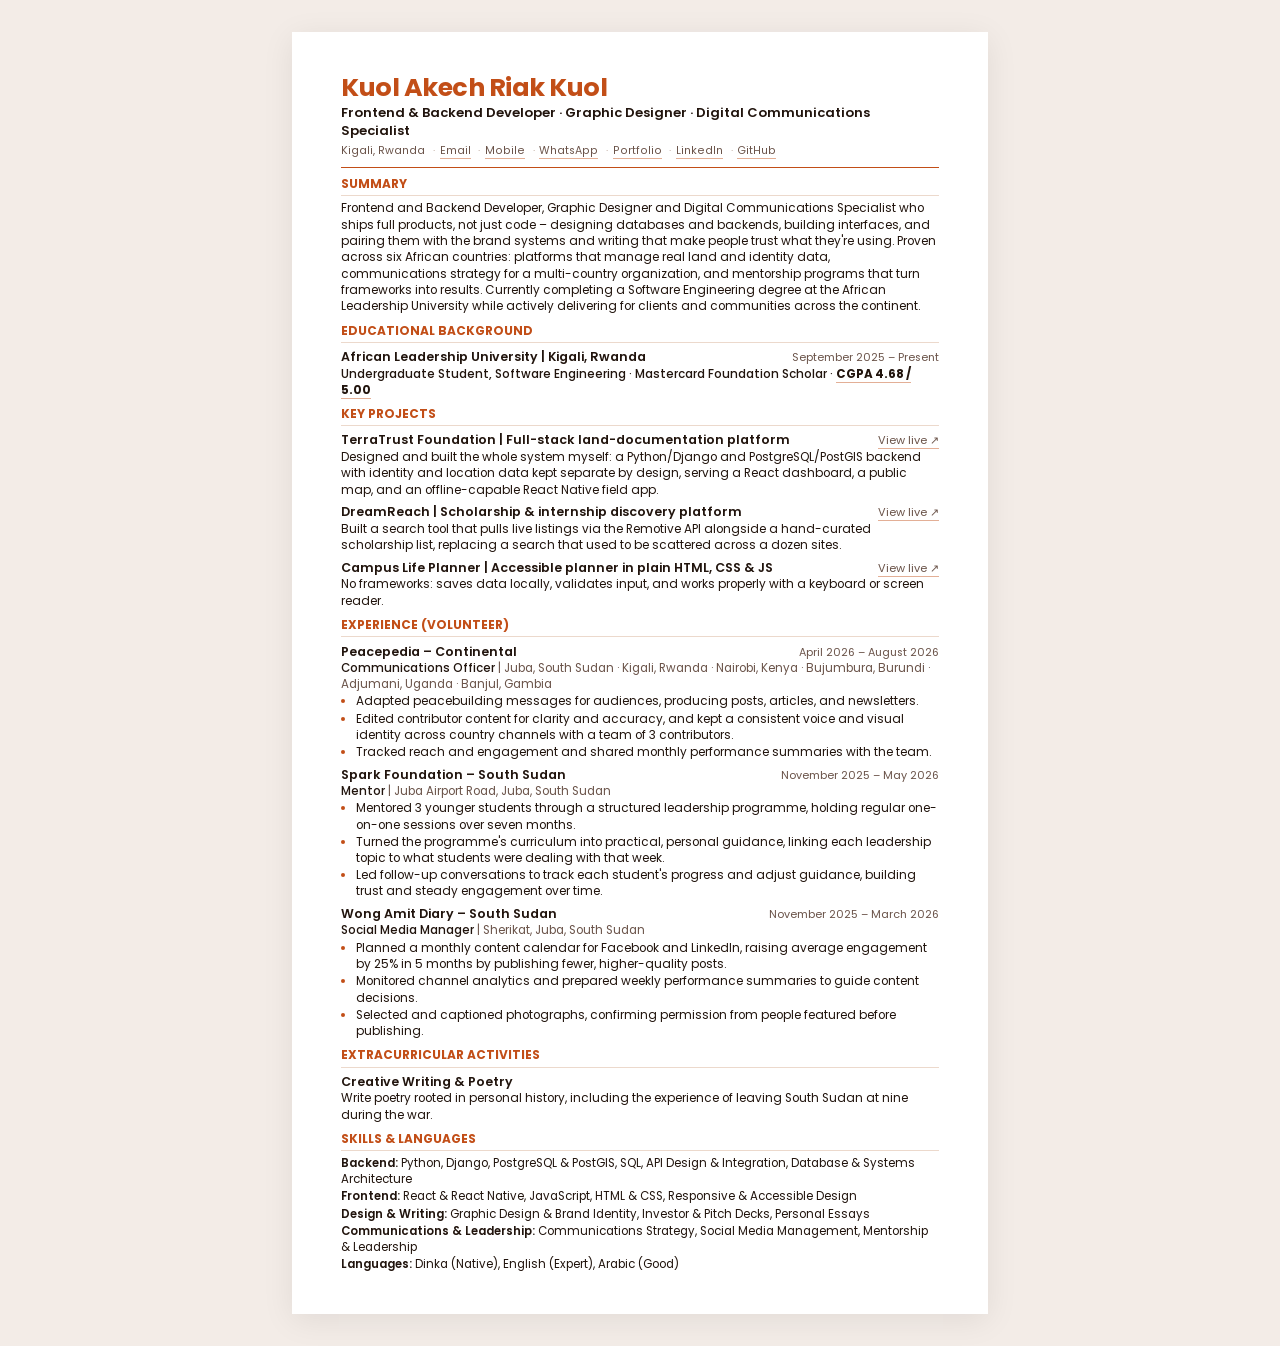
<file: assets/cv/cv-print.html>
<!DOCTYPE html>
<html lang="en">
<head>
<meta charset="UTF-8">
<meta name="viewport" content="width=device-width, initial-scale=1.0">
<title>Kuol Akech Riak Kuol · CV</title>
<!--
  Source for assets/cv/Kuol_Akech_Riak_Kuol_CV.pdf.
  Edit this file, then print it to PDF (Chrome: Print → Save as PDF, A4, margins "Default",
  background graphics on). Links stay clickable in the PDF.
-->
<link rel="preconnect" href="https://fonts.googleapis.com">
<link rel="preconnect" href="https://fonts.gstatic.com" crossorigin>
<link href="https://fonts.googleapis.com/css2?family=Poppins:wght@400;500;600;700&display=swap" rel="stylesheet">
<style>
  @page { size: A4; margin: 10mm 13mm 8mm; }
  :root { --ink: #21140d; --muted: #6b544a; --orange: #c24e17; --line: #ecd9cc; }
  * { box-sizing: border-box; }
  html { -webkit-print-color-adjust: exact; print-color-adjust: exact; }
  body {
    margin: 0;
    background: #fff;
    color: var(--ink);
    font: 400 8.9pt/1.38 'Poppins', Arial, sans-serif;
  }
  .page { max-width: 184mm; margin: 0 auto; }
  @media screen { body { background: #f3ece7; } .page { background: #fff; padding: 11mm 13mm; margin: 2rem auto; box-shadow: 0 6px 30px rgba(0,0,0,.08); } }

  a { color: inherit; text-decoration: none; border-bottom: 0.6pt solid rgba(194, 78, 23, 0.45); }
  a:hover { color: var(--orange); }

  header { border-bottom: 1.4pt solid var(--orange); padding-bottom: 6pt; margin-bottom: 4pt; }
  h1 { margin: 0; font-size: 19pt; line-height: 1.1; letter-spacing: -0.02em; color: var(--orange); font-weight: 700; }
  .role { margin: 2pt 0 3pt; font-weight: 600; font-size: 9.8pt; }
  .contact { margin: 0; color: var(--muted); font-size: 8.1pt; white-space: nowrap; }
  .contact span + span::before { content: "·"; margin: 0 3.5pt; color: #b9a296; }

  section { margin-top: 6pt; }
  h2 {
    margin: 0 0 3pt;
    font-size: 9pt;
    letter-spacing: 0;
    text-transform: uppercase;
    color: var(--orange);
    font-weight: 700;
    padding-bottom: 2pt;
    border-bottom: 0.6pt solid var(--line);
  }
  p { margin: 0; }
  .entry { margin-top: 4pt; break-inside: avoid; }
  .entry-head { display: flex; justify-content: space-between; align-items: baseline; gap: 10pt; }
  .entry-head strong { font-size: 9.4pt; font-weight: 600; }
  .date { color: var(--muted); font-size: 8.2pt; white-space: nowrap; }
  .sub { font-weight: 500; font-size: 8.8pt; margin: 0 0 1pt; }
  .sub .place { color: var(--muted); font-weight: 400; }
  .link-note { color: var(--muted); font-size: 8.4pt; }
  ul { margin: 1pt 0 0; padding-left: 11pt; }
  li { margin: 0.5pt 0; }
  li::marker { color: var(--orange); }

  .skills { display: grid; grid-template-columns: 1fr; gap: 1pt; }
  .skills p { font-size: 8.7pt; }
  .skills strong { font-weight: 600; }
</style>
</head>
<body>
<div class="page">

  <header>
    <h1>Kuol Akech Riak Kuol</h1>
    <p class="role">Frontend &amp; Backend Developer · Graphic Designer · Digital Communications Specialist</p>
    <p class="contact">
      <span>Kigali, Rwanda</span>
      <span><a href="mailto:k.kuol@alustudent.com">Email</a></span>
      <span><a href="tel:+250796377823">Mobile</a></span>
      <span><a href="https://wa.me/211929536360">WhatsApp</a></span>
      <span><a href="https://me.kuol.tech">Portfolio</a></span>
      <span><a href="https://www.linkedin.com/in/kuol-akech/">LinkedIn</a></span>
      <span><a href="https://github.com/k-kuol">GitHub</a></span>
    </p>
  </header>

  <section>
    <h2>Summary</h2>
    <p>Frontend and Backend Developer, Graphic Designer and Digital Communications Specialist who ships full products, not just code – designing databases and backends, building interfaces, and pairing them with the brand systems and writing that make people trust what they're using. Proven across six African countries: platforms that manage real land and identity data, communications strategy for a multi-country organization, and mentorship programs that turn frameworks into results. Currently completing a Software Engineering degree at the African Leadership University while actively delivering for clients and communities across the continent.</p>
  </section>

  <section>
    <h2>Educational Background</h2>
    <div class="entry">
      <div class="entry-head"><strong>African Leadership University | Kigali, Rwanda</strong><span class="date">September 2025 – Present</span></div>
      <p class="sub">Undergraduate Student, Software Engineering · Mastercard Foundation Scholar · <a href="https://drive.google.com/file/d/1DK9rtne3Ijzb5tDHInzTkImMSGxGt0Oa/view?usp=sharing"><strong>CGPA 4.68 / 5.00</strong></a></p>
    </div>
  </section>

  <section>
    <h2>Key Projects</h2>
    <div class="entry">
      <div class="entry-head"><strong>TerraTrust Foundation | Full-stack land-documentation platform</strong><span class="link-note"><a href="https://terratrust-website-p5yl.vercel.app/">View live ↗</a></span></div>
      <p>Designed and built the whole system myself: a Python/Django and PostgreSQL/PostGIS backend with identity and location data kept separate by design, serving a React dashboard, a public map, and an offline-capable React Native field app.</p>
    </div>
    <div class="entry">
      <div class="entry-head"><strong>DreamReach | Scholarship &amp; internship discovery platform</strong><span class="link-note"><a href="https://www.kuol.tech">View live ↗</a></span></div>
      <p>Built a search tool that pulls live listings via the Remotive API alongside a hand-curated scholarship list, replacing a search that used to be scattered across a dozen sites.</p>
    </div>
    <div class="entry">
      <div class="entry-head"><strong>Campus Life Planner | Accessible planner in plain HTML, CSS &amp; JS</strong><span class="link-note"><a href="https://k-kuol.github.io/campus-life-planner/">View live ↗</a></span></div>
      <p>No frameworks: saves data locally, validates input, and works properly with a keyboard or screen reader.</p>
    </div>
  </section>

  <section>
    <h2>Experience (Volunteer)</h2>
    <div class="entry">
      <div class="entry-head"><strong>Peacepedia – Continental</strong><span class="date">April 2026 – August 2026</span></div>
      <p class="sub">Communications Officer <span class="place">| Juba, South Sudan · Kigali, Rwanda · Nairobi, Kenya · Bujumbura, Burundi · Adjumani, Uganda · Banjul, Gambia</span></p>
      <ul>
        <li>Adapted peacebuilding messages for audiences, producing posts, articles, and newsletters.</li>
        <li>Edited contributor content for clarity and accuracy, and kept a consistent voice and visual identity across country channels with a team of 3 contributors.</li>
        <li>Tracked reach and engagement and shared monthly performance summaries with the team.</li>
      </ul>
    </div>
    <div class="entry">
      <div class="entry-head"><strong>Spark Foundation – South Sudan</strong><span class="date">November 2025 – May 2026</span></div>
      <p class="sub">Mentor <span class="place">| Juba Airport Road, Juba, South Sudan</span></p>
      <ul>
        <li>Mentored 3 younger students through a structured leadership programme, holding regular one-on-one sessions over seven months.</li>
        <li>Turned the programme's curriculum into practical, personal guidance, linking each leadership topic to what students were dealing with that week.</li>
        <li>Led follow-up conversations to track each student's progress and adjust guidance, building trust and steady engagement over time.</li>
      </ul>
    </div>
    <div class="entry">
      <div class="entry-head"><strong>Wong Amit Diary – South Sudan</strong><span class="date">November 2025 – March 2026</span></div>
      <p class="sub">Social Media Manager <span class="place">| Sherikat, Juba, South Sudan</span></p>
      <ul>
        <li>Planned a monthly content calendar for Facebook and LinkedIn, raising average engagement by 25% in 5 months by publishing fewer, higher-quality posts.</li>
        <li>Monitored channel analytics and prepared weekly performance summaries to guide content decisions.</li>
        <li>Selected and captioned photographs, confirming permission from people featured before publishing.</li>
      </ul>
    </div>
  </section>

  <section>
    <h2>Extracurricular Activities</h2>
    <div class="entry">
      <div class="entry-head"><strong>Creative Writing &amp; Poetry</strong></div>
      <p>Write poetry rooted in personal history, including the experience of leaving South Sudan at nine during the war.</p>
    </div>
  </section>

  <section>
    <h2>Skills &amp; Languages</h2>
    <div class="skills">
      <p><strong>Backend:</strong> Python, Django, PostgreSQL &amp; PostGIS, SQL, API Design &amp; Integration, Database &amp; Systems Architecture</p>
      <p><strong>Frontend:</strong> React &amp; React Native, JavaScript, HTML &amp; CSS, Responsive &amp; Accessible Design</p>
      <p><strong>Design &amp; Writing:</strong> Graphic Design &amp; Brand Identity, Investor &amp; Pitch Decks, Personal Essays</p>
      <p><strong>Communications &amp; Leadership:</strong> Communications Strategy, Social Media Management, Mentorship &amp; Leadership</p>
      <p><strong>Languages:</strong> Dinka (Native), English (Expert), Arabic (Good)</p>
    </div>
  </section>


</div>
</body>
</html>
</file>
